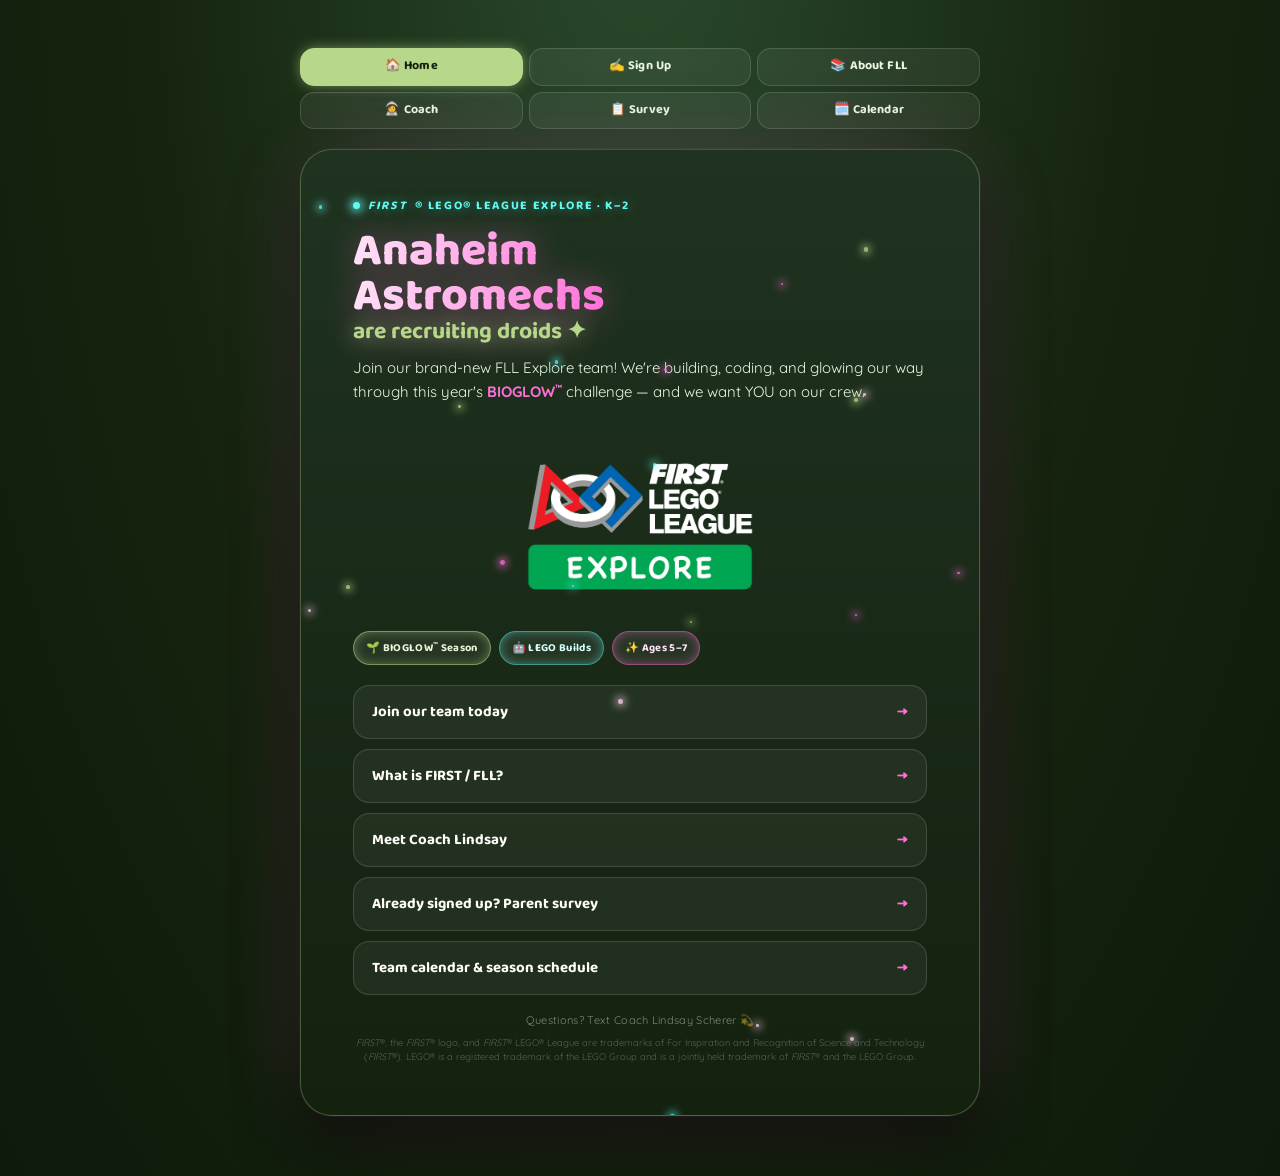
<file: docs/index.html>
<!DOCTYPE html>
<html lang="en">
<head>
<meta charset="UTF-8">
<meta name="viewport" content="width=device-width, initial-scale=1">
<title>Anaheim Astromechs &mdash; FLL Explore Team</title>
<meta name="description" content="Join the Anaheim Astromechs, a brand-new FLL Explore team for ages 5&ndash;7 tackling this year's BIOGLOW challenge!">
<meta name="theme-color" content="#16240f">

<meta property="og:title" content="Anaheim Astromechs &mdash; FLL Explore Team">
<meta property="og:description" content="Join our brand-new FLL Explore team! Building, coding, and glowing our way through this year's BIOGLOW challenge.">
<meta property="og:image" content="https://lmscherer.github.io/FLL/images/share-card.png">
<meta property="og:image:width" content="1200">
<meta property="og:image:height" content="630">
<meta name="twitter:image" content="https://lmscherer.github.io/FLL/images/share-card.png">
<meta property="og:type" content="website">
<meta name="twitter:card" content="summary_large_image">

<link rel="preconnect" href="https://fonts.googleapis.com">
<link rel="preconnect" href="https://fonts.gstatic.com" crossorigin>
<link href="https://fonts.googleapis.com/css2?family=Baloo+2:wght@500;700;800&family=Quicksand:wght@500;600;700&display=swap" rel="stylesheet">
<link rel="stylesheet" href="assets/styles.css">
</head>
<body>

<nav class="site-nav">
  <a href="index.html" class="active">🏠 Home</a>
  <a href="signup.html">✍️ Sign Up</a>
  <a href="about.html">📚 About FLL</a>
  <a href="coach.html">🧑‍🚀 Coach</a>
  <a href="survey.html">📋 Survey</a>
  <a href="calendar.html">🗓️ Calendar</a>
</nav>

<div class="card">
  <div class="sparkles" id="sparkles"></div>

  <div class="eyebrow"><span class="dot"></span> <i>FIRST</i>&reg; LEGO&reg; League Explore &middot; K&ndash;2</div>

  <h1>Anaheim<br>Astromechs<span class="sub">are recruiting droids ✦</span></h1>

  <p class="tagline">Join our brand-new FLL Explore team! We're building, coding, and glowing our way through this year's <b>BIOGLOW<sup style="font-size:0.6em;">™</sup></b> challenge &mdash; and we want YOU on our crew.</p>

  <div class="official-logo-zone">
    <img src="images/astromechs-logo.png" alt="FIRST LEGO League Explore official logo">
  </div>

  <div class="badge-strip">
    <span class="badge green">🌱 BIOGLOW<sup style="font-size:0.6em;">™</sup> Season</span>
    <span class="badge teal">🤖 LEGO Builds</span>
    <span class="badge pink">✨ Ages 5&ndash;7</span>
  </div>

  <div class="button-links">
    <a class="button-link" href="signup.html">Join our team today <span class="arrow">&rarr;</span></a>
    <a class="button-link" href="about.html">What is FIRST / FLL? <span class="arrow">&rarr;</span></a>
    <a class="button-link" href="coach.html">Meet Coach Lindsay <span class="arrow">&rarr;</span></a>
    <a class="button-link" href="survey.html">Already signed up? Parent survey <span class="arrow">&rarr;</span></a>
    <a class="button-link" href="calendar.html">Team calendar &amp; season schedule <span class="arrow">&rarr;</span></a>
  </div>

  <div class="footer-note">Questions? Text Coach Lindsay Scherer 💫</div>
  <p class="trademark-note"><i>FIRST</i>&reg;, the <i>FIRST</i>&reg; logo, and <i>FIRST</i>&reg; LEGO&reg; League are trademarks of For Inspiration and Recognition of Science and Technology (<i>FIRST</i>&reg;). LEGO&reg; is a registered trademark of the LEGO Group and is a jointly held trademark of <i>FIRST</i>&reg; and the LEGO Group.</p>
</div>

<script src="assets/sparkles.js"></script>

</body>
</html>
</file>
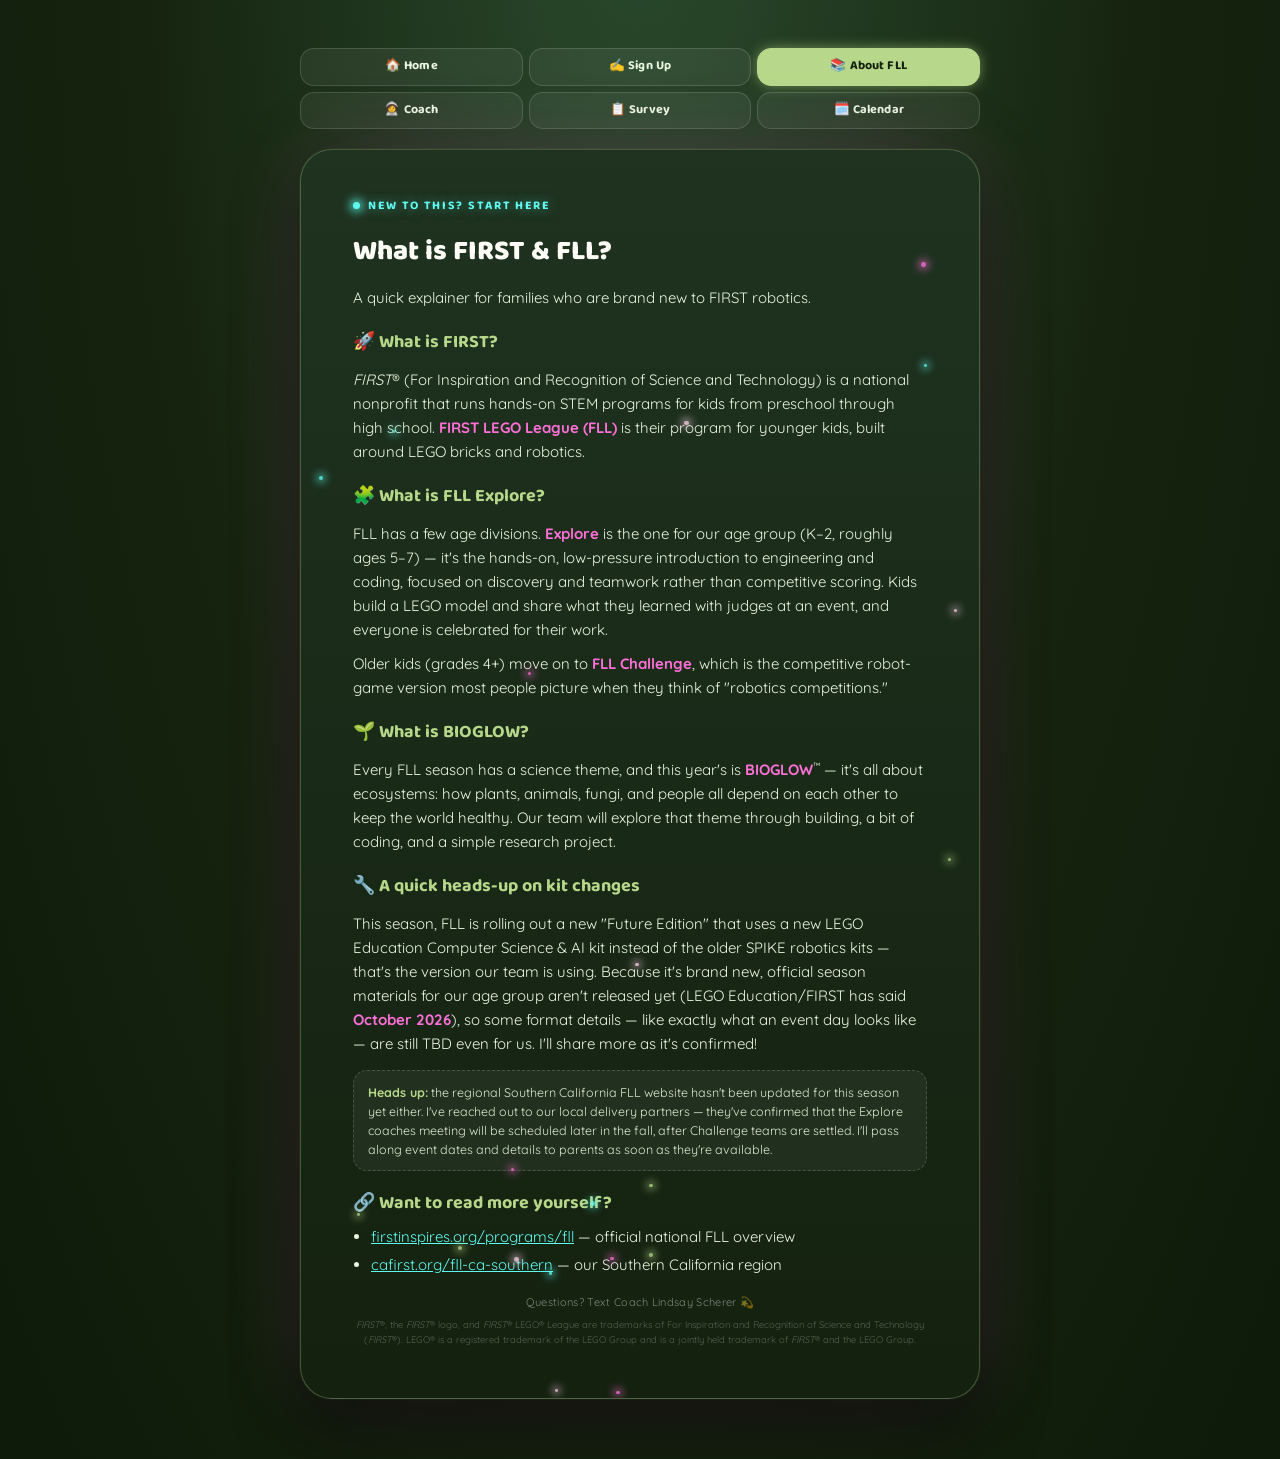
<file: docs/about.html>
<!DOCTYPE html>
<html lang="en">
<head>
<meta charset="UTF-8">
<meta name="viewport" content="width=device-width, initial-scale=1">
<title>About FIRST &amp; FLL &mdash; Anaheim Astromechs</title>
<meta name="description" content="What is FIRST LEGO League Explore, and what is the BIOGLOW season all about? A parent-friendly explainer.">
<meta name="theme-color" content="#16240f">

<meta property="og:title" content="About FIRST &amp; FLL &mdash; Anaheim Astromechs">
<meta property="og:description" content="What is FIRST LEGO League Explore, and what is the BIOGLOW season all about?">
<meta property="og:image" content="https://lmscherer.github.io/FLL/images/share-card.png">
<meta property="og:image:width" content="1200">
<meta property="og:image:height" content="630">
<meta name="twitter:image" content="https://lmscherer.github.io/FLL/images/share-card.png">
<meta property="og:type" content="website">
<meta name="twitter:card" content="summary_large_image">

<link rel="preconnect" href="https://fonts.googleapis.com">
<link rel="preconnect" href="https://fonts.gstatic.com" crossorigin>
<link href="https://fonts.googleapis.com/css2?family=Baloo+2:wght@500;700;800&family=Quicksand:wght@500;600;700&display=swap" rel="stylesheet">
<link rel="stylesheet" href="assets/styles.css">
</head>
<body>

<nav class="site-nav">
  <a href="index.html">🏠 Home</a>
  <a href="signup.html">✍️ Sign Up</a>
  <a href="about.html" class="active">📚 About FLL</a>
  <a href="coach.html">🧑‍🚀 Coach</a>
  <a href="survey.html">📋 Survey</a>
  <a href="calendar.html">🗓️ Calendar</a>
</nav>

<div class="card">
  <div class="sparkles" id="sparkles"></div>

  <div class="eyebrow"><span class="dot"></span> New to this? Start here</div>
  <h2>What is FIRST &amp; FLL?</h2>
  <p class="body-text">A quick explainer for families who are brand new to FIRST robotics.</p>

  <h3>🚀 What is FIRST?</h3>
  <p class="body-text"><i>FIRST</i>&reg; (For Inspiration and Recognition of Science and Technology) is a national nonprofit that runs hands-on STEM programs for kids from preschool through high school. <b>FIRST LEGO League (FLL)</b> is their program for younger kids, built around LEGO bricks and robotics.</p>

  <h3>🧩 What is FLL Explore?</h3>
  <p class="body-text">FLL has a few age divisions. <b>Explore</b> is the one for our age group (K&ndash;2, roughly ages 5&ndash;7) &mdash; it's the hands-on, low-pressure introduction to engineering and coding, focused on discovery and teamwork rather than competitive scoring. Kids build a LEGO model and share what they learned with judges at an event, and everyone is celebrated for their work.</p>
  <p class="body-text">Older kids (grades 4+) move on to <b>FLL Challenge</b>, which is the competitive robot-game version most people picture when they think of "robotics competitions."</p>

  <h3>🌱 What is BIOGLOW?</h3>
  <p class="body-text">Every FLL season has a science theme, and this year's is <b>BIOGLOW</b><sup style="font-size:0.6em;">™</sup> &mdash; it's all about ecosystems: how plants, animals, fungi, and people all depend on each other to keep the world healthy. Our team will explore that theme through building, a bit of coding, and a simple research project.</p>

  <h3>🔧 A quick heads-up on kit changes</h3>
  <p class="body-text">This season, FLL is rolling out a new "Future Edition" that uses a new LEGO Education Computer Science &amp; AI kit instead of the older SPIKE robotics kits &mdash; that's the version our team is using. Because it's brand new, official season materials for our age group aren't released yet (LEGO Education/FIRST has said <b>October 2026</b>), so some format details &mdash; like exactly what an event day looks like &mdash; are still TBD even for us. I'll share more as it's confirmed!</p>

  <div class="note-box"><b>Heads up:</b> the regional Southern California FLL website hasn't been updated for this season yet either. I've reached out to our local delivery partners &mdash; they've confirmed that the Explore coaches meeting will be scheduled later in the fall, after Challenge teams are settled. I'll pass along event dates and details to parents as soon as they're available.</div>

  <h3>🔗 Want to read more yourself?</h3>
  <ul>
    <li><a class="inline-link" href="https://www.firstinspires.org/programs/fll/" target="_blank" rel="noopener">firstinspires.org/programs/fll</a> &mdash; official national FLL overview</li>
    <li><a class="inline-link" href="https://cafirst.org/fll-ca-southern/" target="_blank" rel="noopener">cafirst.org/fll-ca-southern</a> &mdash; our Southern California region</li>
  </ul>

  <div class="footer-note">Questions? Text Coach Lindsay Scherer 💫</div>
  <p class="trademark-note"><i>FIRST</i>&reg;, the <i>FIRST</i>&reg; logo, and <i>FIRST</i>&reg; LEGO&reg; League are trademarks of For Inspiration and Recognition of Science and Technology (<i>FIRST</i>&reg;). LEGO&reg; is a registered trademark of the LEGO Group and is a jointly held trademark of <i>FIRST</i>&reg; and the LEGO Group.</p>
</div>


<script src="assets/sparkles.js"></script>

</body>
</html>
</file>
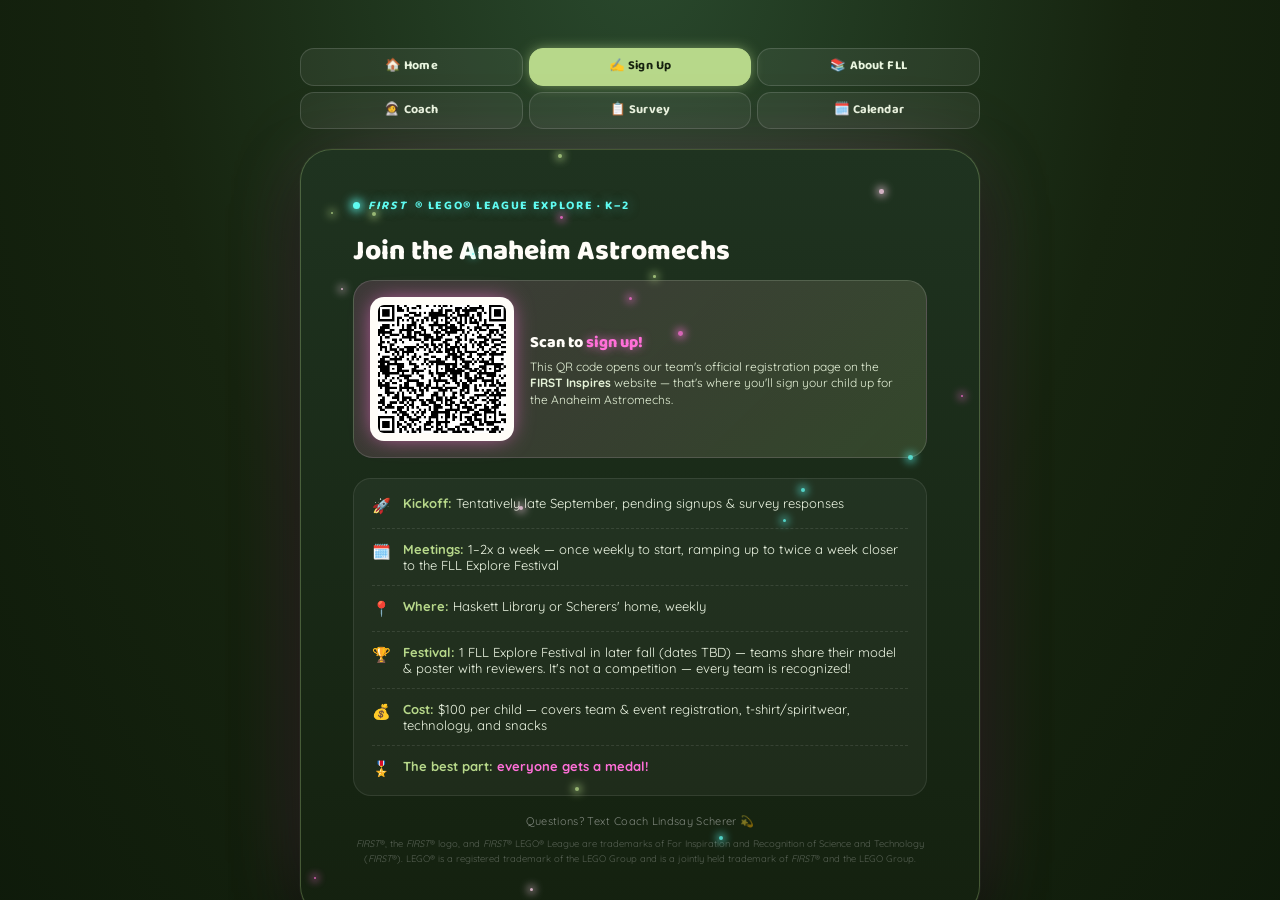
<file: docs/anaheim_astromechs_flier.html>
<!DOCTYPE html>
<html lang="en">
<head>
<meta charset="UTF-8">
<meta name="viewport" content="width=device-width, initial-scale=1">
<title>Anaheim Astromechs &mdash; FLL Explore Team</title>
<meta http-equiv="refresh" content="0; url=signup.html">
<link rel="canonical" href="signup.html">
<style>
  body{
    background: #16240f;
    color: #fffdf8;
    font-family: sans-serif;
    display: flex;
    align-items: center;
    justify-content: center;
    min-height: 100vh;
    margin: 0;
    text-align: center;
    padding: 24px;
  }
  a{ color: #ff6fd8; }
</style>
</head>
<body>
  <p>Redirecting to the Anaheim Astromechs sign-up page&hellip;<br>
  If you're not redirected, <a href="signup.html">tap here</a>.</p>
</body>
</html>
</file>
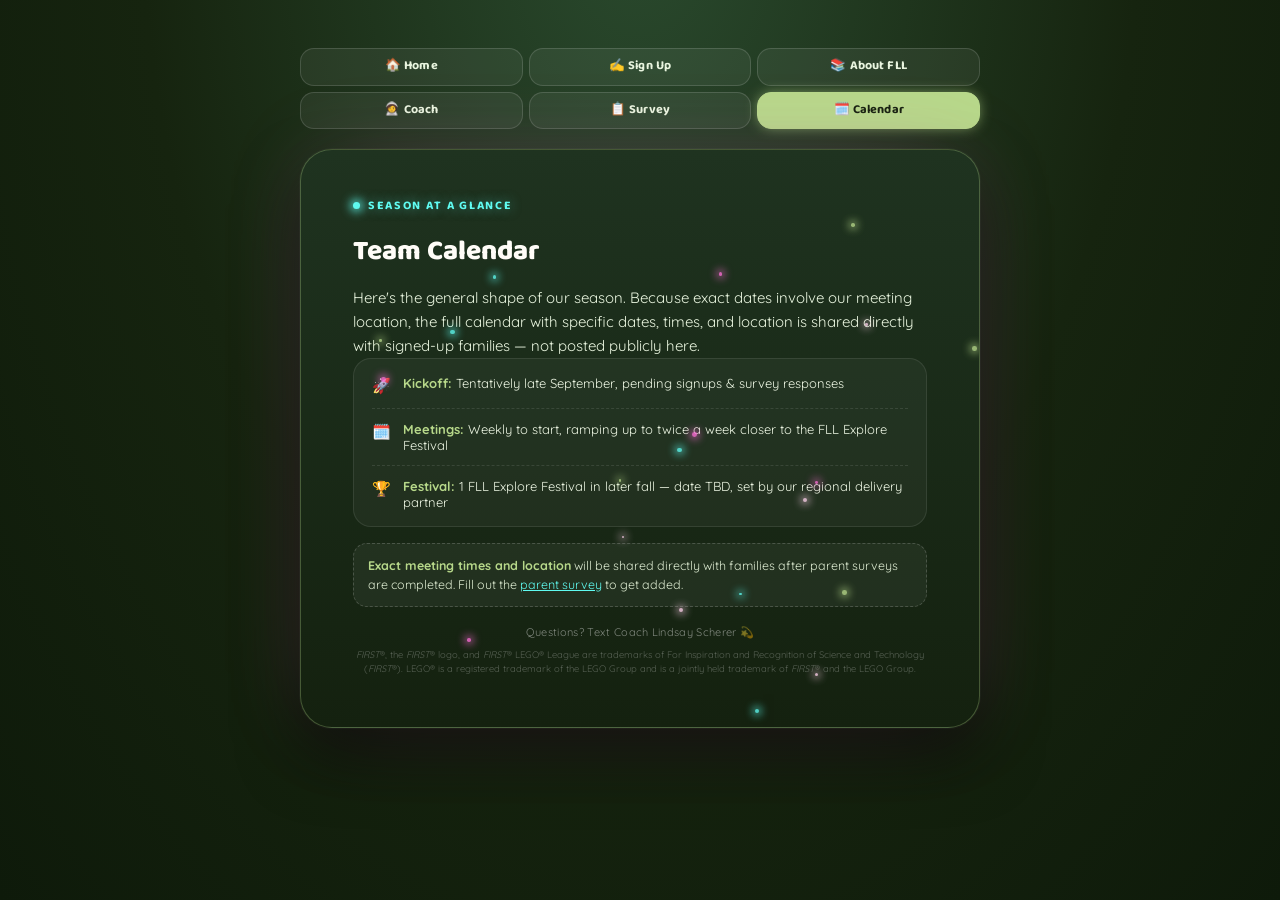
<file: docs/calendar.html>
<!DOCTYPE html>
<html lang="en">
<head>
<meta charset="UTF-8">
<meta name="viewport" content="width=device-width, initial-scale=1">
<title>Team Calendar &mdash; Anaheim Astromechs</title>
<meta name="description" content="General meeting cadence for the Anaheim Astromechs FLL Explore team. Full calendar with exact dates and location shared directly with signed-up families.">
<meta name="theme-color" content="#16240f">

<meta property="og:title" content="Team Calendar &mdash; Anaheim Astromechs">
<meta property="og:description" content="General meeting cadence for the Anaheim Astromechs FLL Explore team.">
<meta property="og:image" content="https://lmscherer.github.io/FLL/images/share-card.png">
<meta property="og:image:width" content="1200">
<meta property="og:image:height" content="630">
<meta name="twitter:image" content="https://lmscherer.github.io/FLL/images/share-card.png">
<meta property="og:type" content="website">
<meta name="twitter:card" content="summary_large_image">

<link rel="preconnect" href="https://fonts.googleapis.com">
<link rel="preconnect" href="https://fonts.gstatic.com" crossorigin>
<link href="https://fonts.googleapis.com/css2?family=Baloo+2:wght@500;700;800&family=Quicksand:wght@500;600;700&display=swap" rel="stylesheet">
<link rel="stylesheet" href="assets/styles.css">
</head>
<body>

<nav class="site-nav">
  <a href="index.html">🏠 Home</a>
  <a href="signup.html">✍️ Sign Up</a>
  <a href="about.html">📚 About FLL</a>
  <a href="coach.html">🧑‍🚀 Coach</a>
  <a href="survey.html">📋 Survey</a>
  <a href="calendar.html" class="active">🗓️ Calendar</a>
</nav>

<div class="card">
  <div class="sparkles" id="sparkles"></div>

  <div class="eyebrow"><span class="dot"></span> Season at a glance</div>
  <h2>Team Calendar</h2>
  <p class="body-text">Here's the general shape of our season. Because exact dates involve our meeting location, the full calendar with specific dates, times, and location is shared directly with signed-up families &mdash; not posted publicly here.</p>

  <div class="details">
    <div class="row"><span class="icon">🚀</span><div><span class="label">Kickoff:</span>Tentatively late September, pending signups &amp; survey responses</div></div>
    <div class="row"><span class="icon">🗓️</span><div><span class="label">Meetings:</span>Weekly to start, ramping up to twice a week closer to the FLL Explore Festival</div></div>
    <div class="row"><span class="icon">🏆</span><div><span class="label">Festival:</span>1 FLL Explore Festival in later fall &mdash; date TBD, set by our regional delivery partner</div></div>
  </div>

  <div class="note-box"><b>Exact meeting times and location</b> will be shared directly with families after parent surveys are completed. Fill out the <a class="inline-link" href="survey.html">parent survey</a> to get added.</div>

  <div class="footer-note">Questions? Text Coach Lindsay Scherer 💫</div>
  <p class="trademark-note"><i>FIRST</i>&reg;, the <i>FIRST</i>&reg; logo, and <i>FIRST</i>&reg; LEGO&reg; League are trademarks of For Inspiration and Recognition of Science and Technology (<i>FIRST</i>&reg;). LEGO&reg; is a registered trademark of the LEGO Group and is a jointly held trademark of <i>FIRST</i>&reg; and the LEGO Group.</p>
</div>


<script src="assets/sparkles.js"></script>

</body>
</html>
</file>
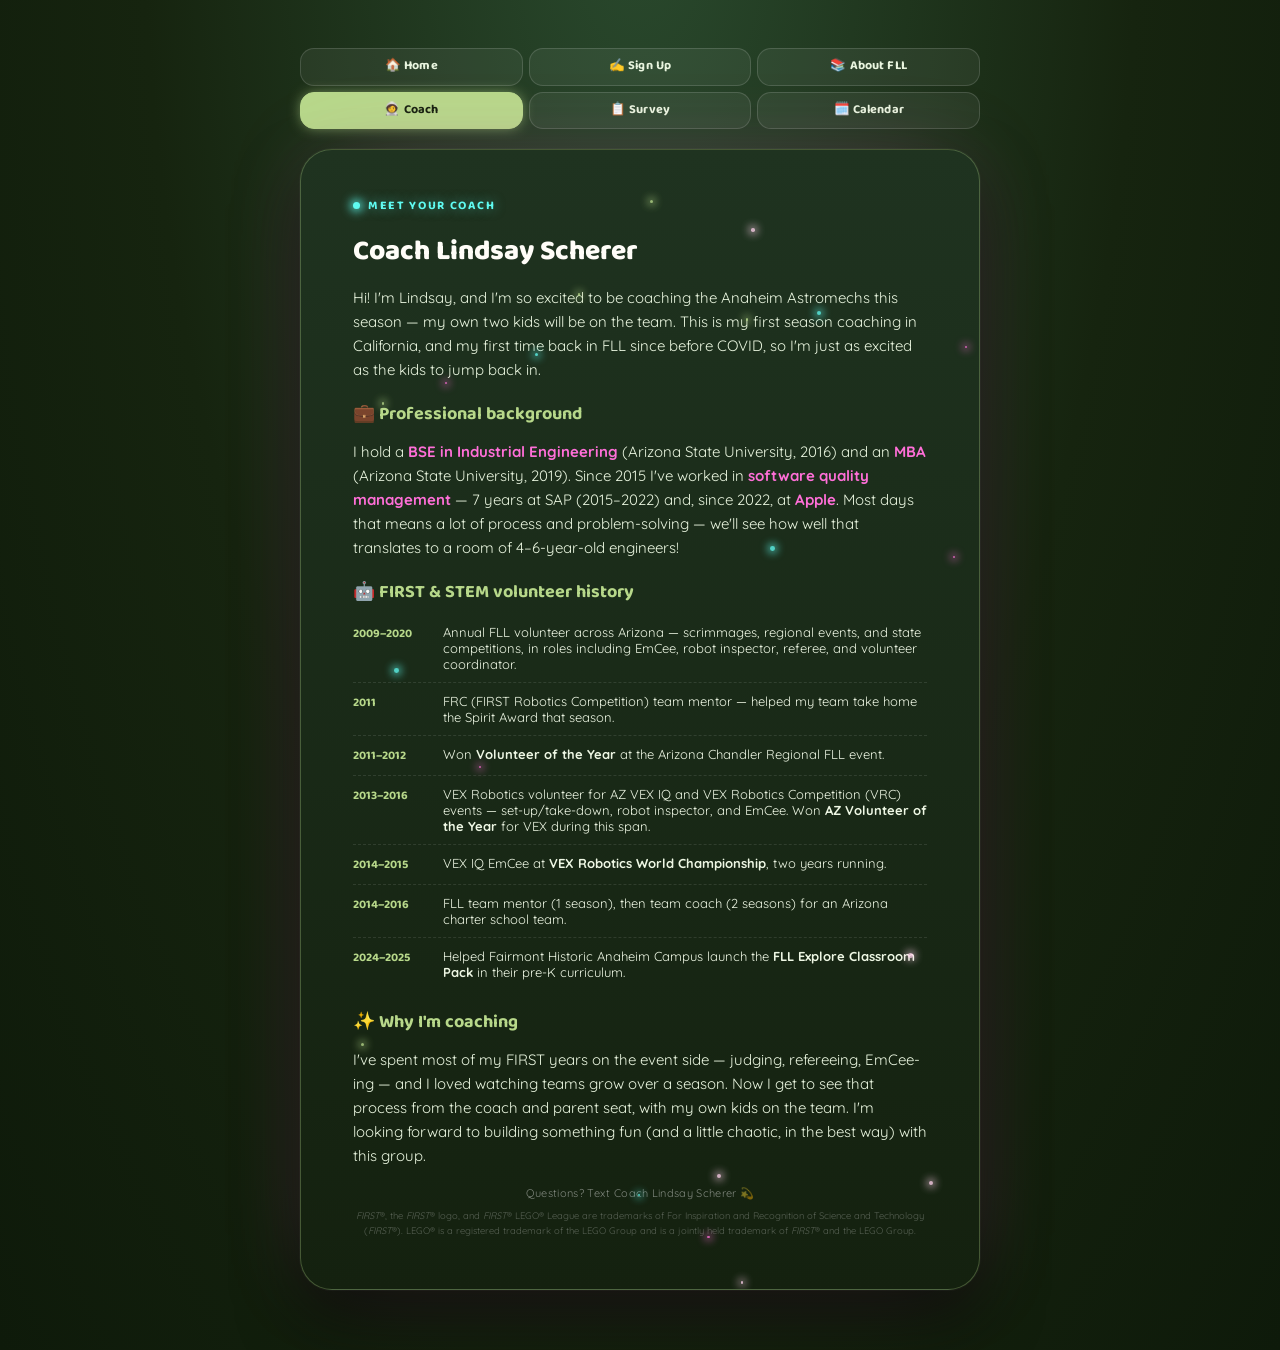
<file: docs/coach.html>
<!DOCTYPE html>
<html lang="en">
<head>
<meta charset="UTF-8">
<meta name="viewport" content="width=device-width, initial-scale=1">
<title>Meet Coach Lindsay &mdash; Anaheim Astromechs</title>
<meta name="description" content="Meet Coach Lindsay Scherer: 10+ years of FIRST and VEX Robotics volunteer experience, now coaching the Anaheim Astromechs FLL Explore team.">
<meta name="theme-color" content="#16240f">

<meta property="og:title" content="Meet Coach Lindsay &mdash; Anaheim Astromechs">
<meta property="og:description" content="10+ years of FIRST and VEX Robotics volunteer experience, now coaching the Anaheim Astromechs.">
<meta property="og:image" content="https://lmscherer.github.io/FLL/images/share-card.png">
<meta property="og:image:width" content="1200">
<meta property="og:image:height" content="630">
<meta name="twitter:image" content="https://lmscherer.github.io/FLL/images/share-card.png">
<meta property="og:type" content="website">
<meta name="twitter:card" content="summary_large_image">

<link rel="preconnect" href="https://fonts.googleapis.com">
<link rel="preconnect" href="https://fonts.gstatic.com" crossorigin>
<link href="https://fonts.googleapis.com/css2?family=Baloo+2:wght@500;700;800&family=Quicksand:wght@500;600;700&display=swap" rel="stylesheet">
<link rel="stylesheet" href="assets/styles.css">
</head>
<body>

<nav class="site-nav">
  <a href="index.html">🏠 Home</a>
  <a href="signup.html">✍️ Sign Up</a>
  <a href="about.html">📚 About FLL</a>
  <a href="coach.html" class="active">🧑‍🚀 Coach</a>
  <a href="survey.html">📋 Survey</a>
  <a href="calendar.html">🗓️ Calendar</a>
</nav>

<div class="card">
  <div class="sparkles" id="sparkles"></div>

  <div class="eyebrow"><span class="dot"></span> Meet your coach</div>
  <h2>Coach Lindsay Scherer</h2>
  <p class="body-text">Hi! I'm Lindsay, and I'm so excited to be coaching the Anaheim Astromechs this season &mdash; my own two kids will be on the team. This is my first season coaching in California, and my first time back in FLL since before COVID, so I'm just as excited as the kids to jump back in.</p>

  <h3>💼 Professional background</h3>
  <p class="body-text">I hold a <b>BSE in Industrial Engineering</b> (Arizona State University, 2016) and an <b>MBA</b> (Arizona State University, 2019). Since 2015 I've worked in <b>software quality management</b> &mdash; 7 years at SAP (2015&ndash;2022) and, since 2022, at <b>Apple</b>. Most days that means a lot of process and problem-solving &mdash; we'll see how well that translates to a room of 4&ndash;6-year-old engineers!</p>

  <h3>🤖 FIRST &amp; STEM volunteer history</h3>
  <div class="timeline">
    <div class="item"><span class="year">2009&ndash;2020</span><div>Annual FLL volunteer across Arizona &mdash; scrimmages, regional events, and state competitions, in roles including EmCee, robot inspector, referee, and volunteer coordinator.</div></div>
    <div class="item"><span class="year">2011</span><div>FRC (FIRST Robotics Competition) team mentor &mdash; helped my team take home the Spirit Award that season.</div></div>
    <div class="item"><span class="year">2011&ndash;2012</span><div>Won <b>Volunteer of the Year</b> at the Arizona Chandler Regional FLL event.</div></div>
    <div class="item"><span class="year">2013&ndash;2016</span><div>VEX Robotics volunteer for AZ VEX IQ and VEX Robotics Competition (VRC) events &mdash; set-up/take-down, robot inspector, and EmCee. Won <b>AZ Volunteer of the Year</b> for VEX during this span.</div></div>
    <div class="item"><span class="year">2014&ndash;2015</span><div>VEX IQ EmCee at <b>VEX Robotics World Championship</b>, two years running.</div></div>
    <div class="item"><span class="year">2014&ndash;2016</span><div>FLL team mentor (1 season), then team coach (2 seasons) for an Arizona charter school team.</div></div>
    <div class="item"><span class="year">2024&ndash;2025</span><div>Helped Fairmont Historic Anaheim Campus launch the <b>FLL Explore Classroom Pack</b> in their pre-K curriculum.</div></div>
  </div>

  <h3>✨ Why I'm coaching</h3>
  <p class="body-text">I've spent most of my FIRST years on the event side &mdash; judging, refereeing, EmCee-ing &mdash; and I loved watching teams grow over a season. Now I get to see that process from the coach and parent seat, with my own kids on the team. I'm looking forward to building something fun (and a little chaotic, in the best way) with this group.</p>

  <div class="footer-note">Questions? Text Coach Lindsay Scherer 💫</div>
  <p class="trademark-note"><i>FIRST</i>&reg;, the <i>FIRST</i>&reg; logo, and <i>FIRST</i>&reg; LEGO&reg; League are trademarks of For Inspiration and Recognition of Science and Technology (<i>FIRST</i>&reg;). LEGO&reg; is a registered trademark of the LEGO Group and is a jointly held trademark of <i>FIRST</i>&reg; and the LEGO Group.</p>
</div>


<script src="assets/sparkles.js"></script>

</body>
</html>
</file>
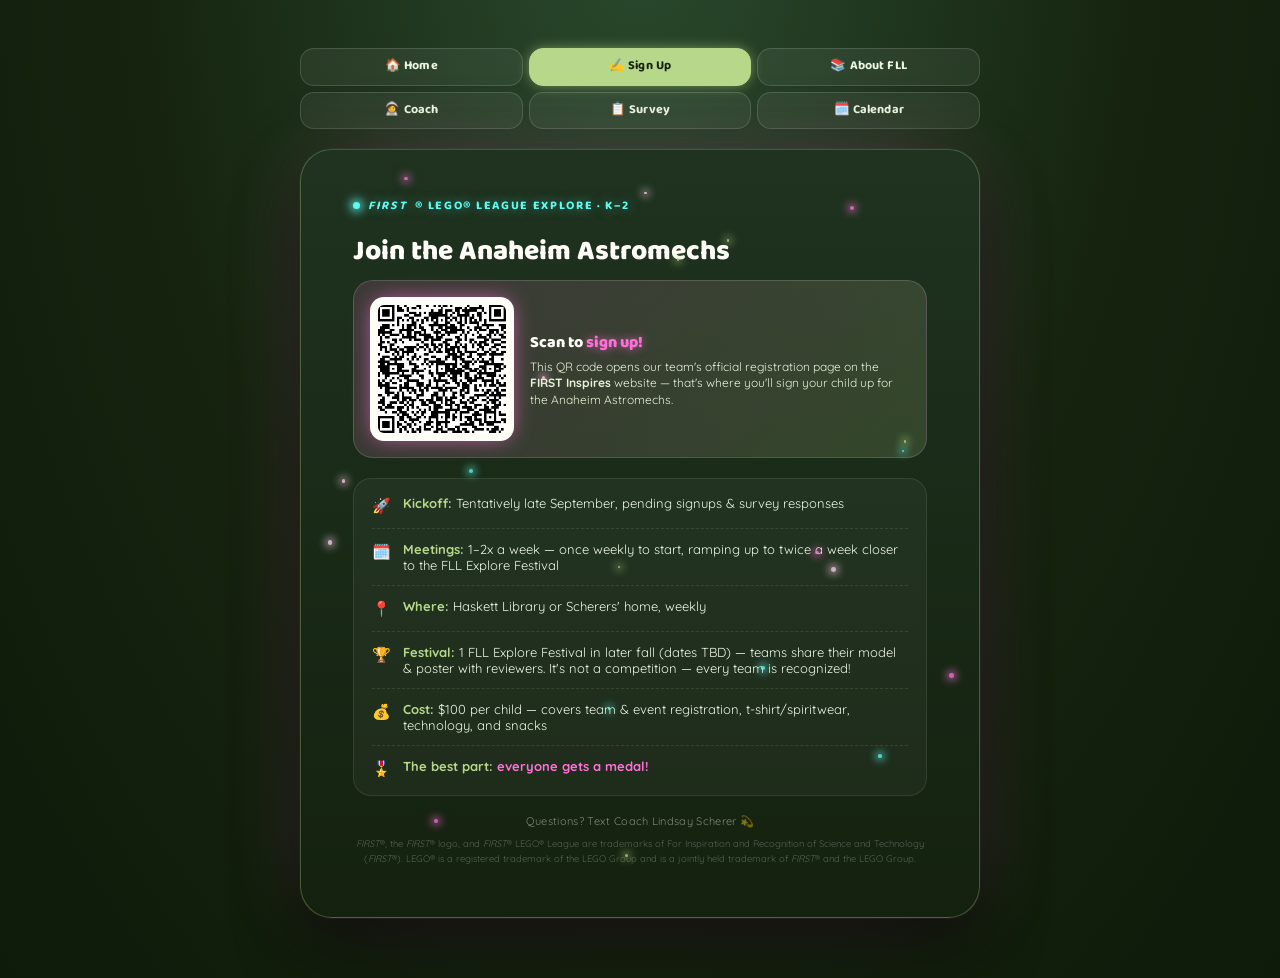
<file: docs/signup.html>
<!DOCTYPE html>
<html lang="en">
<head>
<meta charset="UTF-8">
<meta name="viewport" content="width=device-width, initial-scale=1">
<title>Sign Up &mdash; Anaheim Astromechs</title>
<meta name="description" content="Join the Anaheim Astromechs, a brand-new FLL Explore team for ages 5&ndash;7 tackling this year's BIOGLOW challenge!">
<meta name="theme-color" content="#16240f">

<meta property="og:title" content="Sign Up &mdash; Anaheim Astromechs">
<meta property="og:description" content="Join our brand-new FLL Explore team! Building, coding, and glowing our way through this year's BIOGLOW challenge.">
<meta property="og:image" content="https://lmscherer.github.io/FLL/images/share-card.png">
<meta property="og:image:width" content="1200">
<meta property="og:image:height" content="630">
<meta name="twitter:image" content="https://lmscherer.github.io/FLL/images/share-card.png">
<meta property="og:type" content="website">
<meta name="twitter:card" content="summary_large_image">

<link rel="preconnect" href="https://fonts.googleapis.com">
<link rel="preconnect" href="https://fonts.gstatic.com" crossorigin>
<link href="https://fonts.googleapis.com/css2?family=Baloo+2:wght@500;700;800&family=Quicksand:wght@500;600;700&display=swap" rel="stylesheet">
<link rel="stylesheet" href="assets/styles.css">
</head>
<body>

<nav class="site-nav">
  <a href="index.html">🏠 Home</a>
  <a href="signup.html" class="active">✍️ Sign Up</a>
  <a href="about.html">📚 About FLL</a>
  <a href="coach.html">🧑‍🚀 Coach</a>
  <a href="survey.html">📋 Survey</a>
  <a href="calendar.html">🗓️ Calendar</a>
</nav>

<div class="card">
  <div class="sparkles" id="sparkles"></div>

  <div class="eyebrow"><span class="dot"></span> <i>FIRST</i>&reg; LEGO&reg; League Explore &middot; K&ndash;2</div>

  <h2>Join the Anaheim Astromechs</h2>

  <div class="qr-zone">
    <div class="qr-frame">
      <img src="images/join-qr.png" alt="QR code to sign up for Anaheim Astromechs on the FIRST Inspires site">
    </div>
    <div class="qr-text">
      <div class="cta">Scan to <span>sign up!</span></div>
      <p>This QR code opens our team's official registration page on the <b>FIRST Inspires</b> website &mdash; that's where you'll sign your child up for the Anaheim Astromechs.</p>
    </div>
  </div>

  <div class="details">
    <div class="row"><span class="icon">🚀</span><div><span class="label">Kickoff:</span>Tentatively late September, pending signups &amp; survey responses</div></div>
    <div class="row"><span class="icon">🗓️</span><div><span class="label">Meetings:</span>1&ndash;2x a week &mdash; once weekly to start, ramping up to twice a week closer to the FLL Explore Festival</div></div>
    <div class="row"><span class="icon">📍</span><div><span class="label">Where:</span>Haskett Library or Scherers' home, weekly</div></div>
    <div class="row"><span class="icon">🏆</span><div><span class="label">Festival:</span>1 FLL Explore Festival in later fall (dates TBD) &mdash; teams share their model &amp; poster with reviewers. It's not a competition &mdash; every team is recognized!</div></div>
    <div class="row"><span class="icon">💰</span><div><span class="label">Cost:</span>$100 per child &mdash; covers team &amp; event registration, t-shirt/spiritwear, technology, and snacks</div></div>
    <div class="row"><span class="icon">🎖️</span><div><span class="label">The best part:</span><span class="medal">everyone gets a medal!</span></div></div>
  </div>

  <div class="footer-note">Questions? Text Coach Lindsay Scherer 💫</div>
  <p class="trademark-note"><i>FIRST</i>&reg;, the <i>FIRST</i>&reg; logo, and <i>FIRST</i>&reg; LEGO&reg; League are trademarks of For Inspiration and Recognition of Science and Technology (<i>FIRST</i>&reg;). LEGO&reg; is a registered trademark of the LEGO Group and is a jointly held trademark of <i>FIRST</i>&reg; and the LEGO Group.</p>
</div>

<script src="assets/sparkles.js"></script>

</body>
</html>
</file>
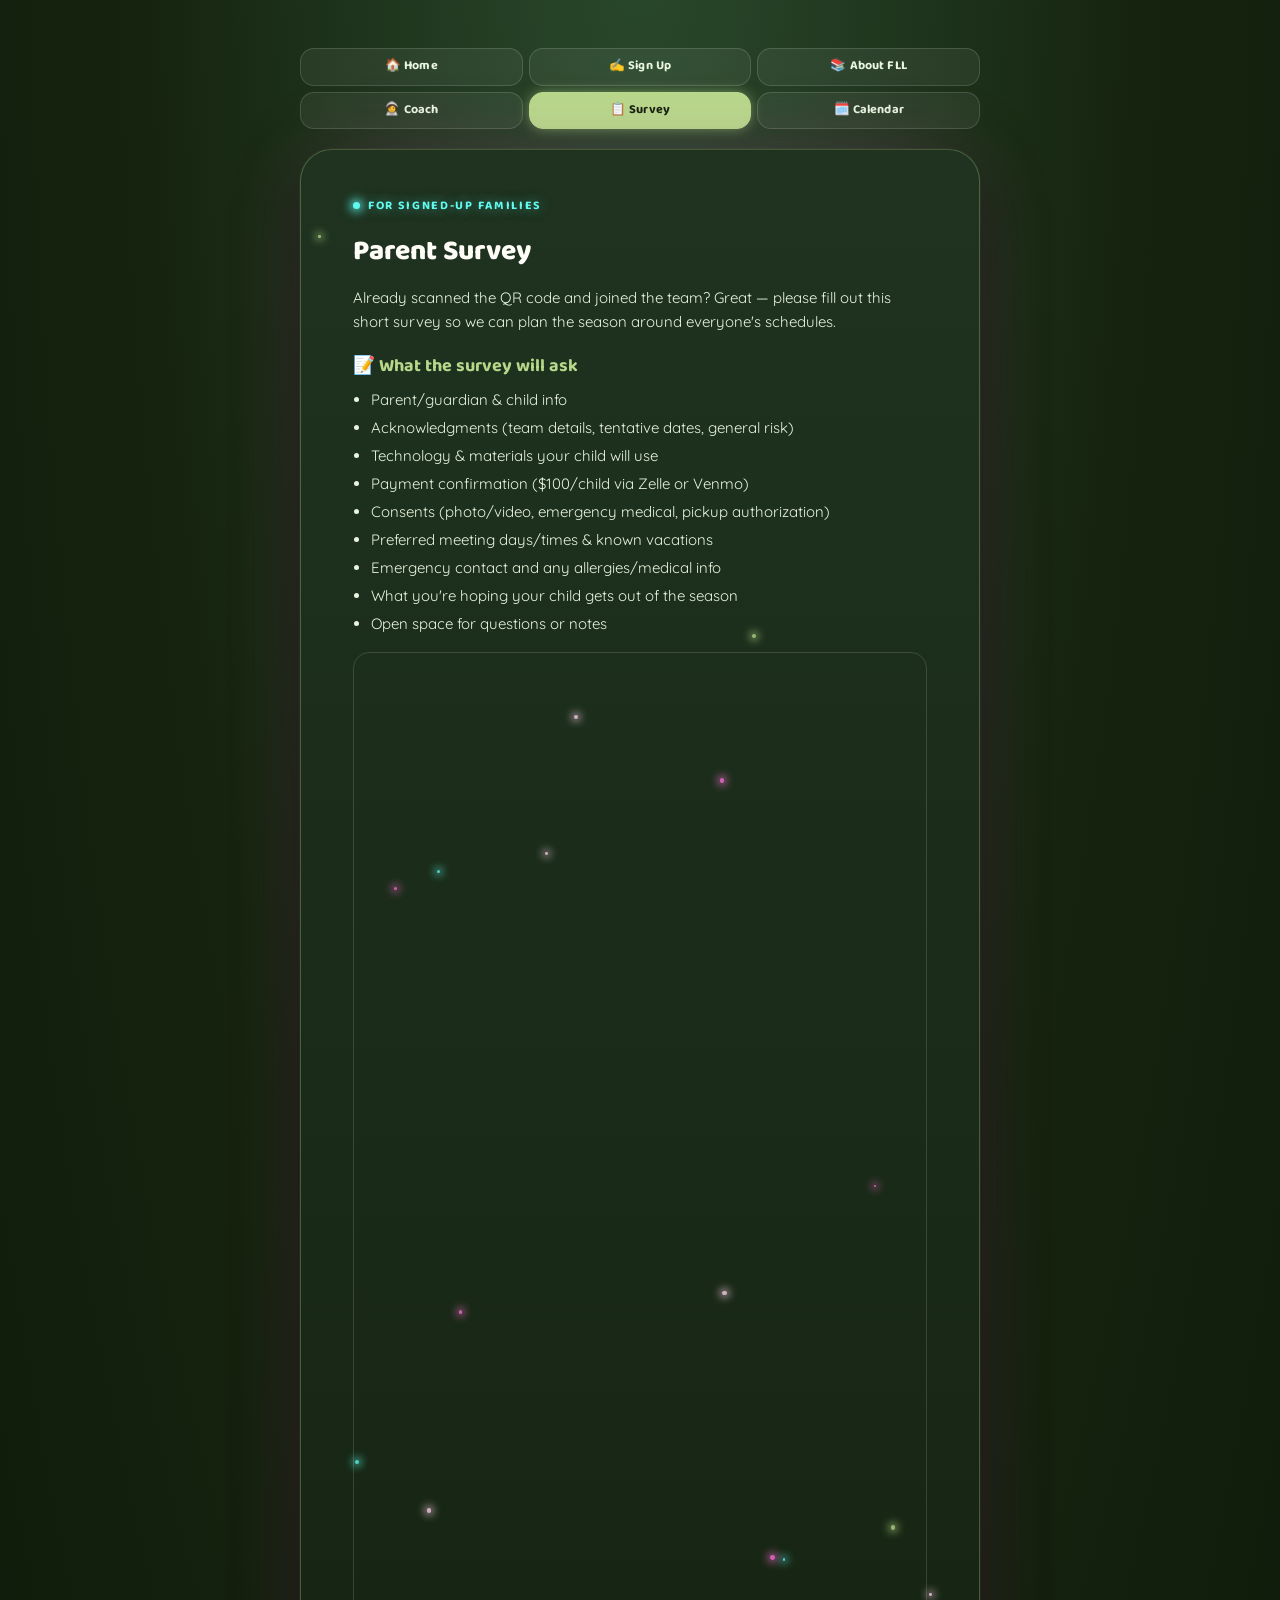
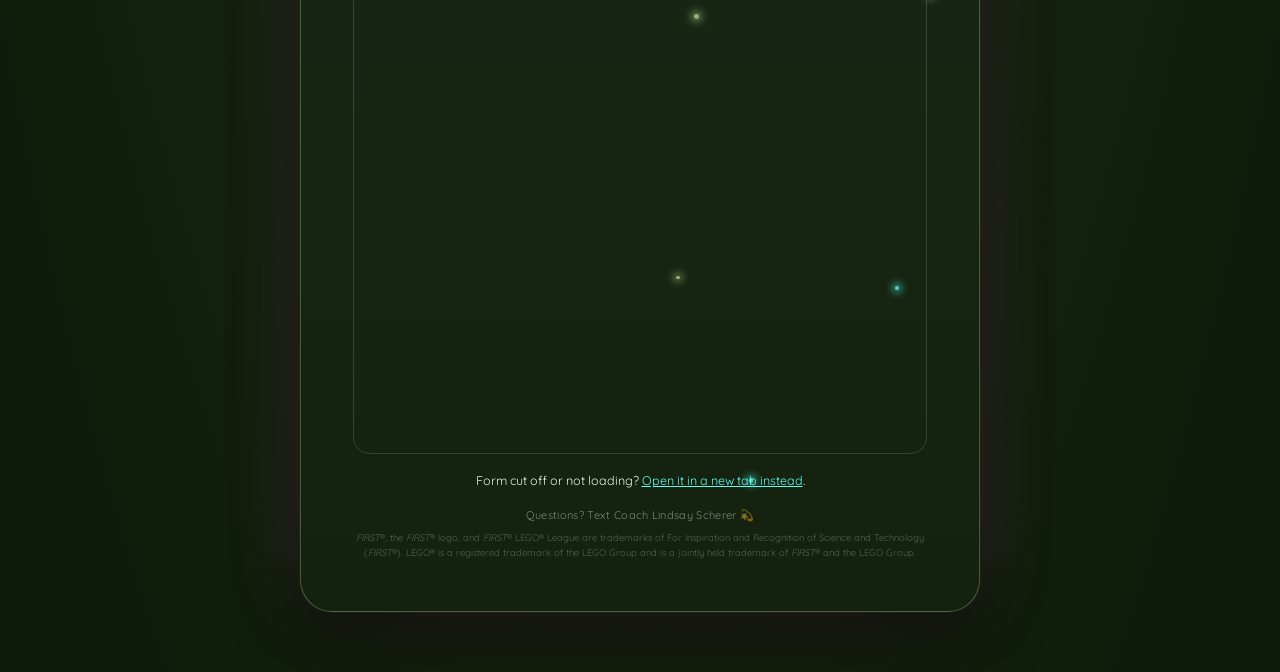
<file: docs/survey.html>
<!DOCTYPE html>
<html lang="en">
<head>
<meta charset="UTF-8">
<meta name="viewport" content="width=device-width, initial-scale=1">
<title>Parent Survey &mdash; Anaheim Astromechs</title>
<meta name="description" content="Already signed up? Fill out the Anaheim Astromechs parent survey with meeting availability, acknowledgments, and more.">
<meta name="theme-color" content="#16240f">

<meta property="og:title" content="Parent Survey &mdash; Anaheim Astromechs">
<meta property="og:description" content="Already signed up? Fill out the Anaheim Astromechs parent survey.">
<meta property="og:image" content="https://lmscherer.github.io/FLL/images/share-card.png">
<meta property="og:image:width" content="1200">
<meta property="og:image:height" content="630">
<meta name="twitter:image" content="https://lmscherer.github.io/FLL/images/share-card.png">
<meta property="og:type" content="website">
<meta name="twitter:card" content="summary_large_image">

<link rel="preconnect" href="https://fonts.googleapis.com">
<link rel="preconnect" href="https://fonts.gstatic.com" crossorigin>
<link href="https://fonts.googleapis.com/css2?family=Baloo+2:wght@500;700;800&family=Quicksand:wght@500;600;700&display=swap" rel="stylesheet">
<link rel="stylesheet" href="assets/styles.css">
</head>
<body>

<nav class="site-nav">
  <a href="index.html">🏠 Home</a>
  <a href="signup.html">✍️ Sign Up</a>
  <a href="about.html">📚 About FLL</a>
  <a href="coach.html">🧑‍🚀 Coach</a>
  <a href="survey.html" class="active">📋 Survey</a>
  <a href="calendar.html">🗓️ Calendar</a>
</nav>

<div class="card">
  <div class="sparkles" id="sparkles"></div>

  <div class="eyebrow"><span class="dot"></span> For signed-up families</div>
  <h2>Parent Survey</h2>
  <p class="body-text">Already scanned the QR code and joined the team? Great &mdash; please fill out this short survey so we can plan the season around everyone's schedules.</p>

  <h3>📝 What the survey will ask</h3>
  <ul>
    <li>Parent/guardian &amp; child info</li>
    <li>Acknowledgments (team details, tentative dates, general risk)</li>
    <li>Technology &amp; materials your child will use</li>
    <li>Payment confirmation ($100/child via Zelle or Venmo)</li>
    <li>Consents (photo/video, emergency medical, pickup authorization)</li>
    <li>Preferred meeting days/times &amp; known vacations</li>
    <li>Emergency contact and any allergies/medical info</li>
    <li>What you're hoping your child gets out of the season</li>
    <li>Open space for questions or notes</li>
  </ul>

  <div class="embed-frame">
    <iframe src="https://docs.google.com/forms/d/e/1FAIpQLSep5w5QKTdr1pRx43j5v_vn4MMkqY8PB7wztSM8ceMJyPEQqg/viewform?embedded=true" width="100%" height="1400" frameborder="0" marginheight="0" marginwidth="0">Loading&hellip;</iframe>
  </div>

  <p class="body-text" style="text-align:center; font-size:12.5px;">Form cut off or not loading? <a class="inline-link" href="https://docs.google.com/forms/d/e/1FAIpQLSep5w5QKTdr1pRx43j5v_vn4MMkqY8PB7wztSM8ceMJyPEQqg/viewform" target="_blank" rel="noopener">Open it in a new tab instead</a>.</p>

  <div class="footer-note">Questions? Text Coach Lindsay Scherer 💫</div>
  <p class="trademark-note"><i>FIRST</i>&reg;, the <i>FIRST</i>&reg; logo, and <i>FIRST</i>&reg; LEGO&reg; League are trademarks of For Inspiration and Recognition of Science and Technology (<i>FIRST</i>&reg;). LEGO&reg; is a registered trademark of the LEGO Group and is a jointly held trademark of <i>FIRST</i>&reg; and the LEGO Group.</p>
</div>


<script src="assets/sparkles.js"></script>

</body>
</html>
</file>
<file: docs/assets/styles.css>
:root{
  --leaf-dark: #1c3a1f;
  --leaf-mid: #2f5c33;
  --bioglow-green: #b7d88a;
  --bioglow-tan: #ead9b8;
  --ink: #16210f;
  --glow-pink: #ff6fd8;
  --glow-magenta: #ff3ea5;
  --glow-teal: #5ffbf1;
  --paper: #fffdf8;
  --content-max: 430px;
}

*{ box-sizing:border-box; margin:0; padding:0; }

body{
  background: radial-gradient(ellipse at 50% -10%, #2a4a2e 0%, #16240f 55%, #0e1a0a 100%);
  font-family:'Quicksand', sans-serif;
  color: var(--paper);
  display:flex;
  flex-direction:column;
  align-items:center;
  padding: 28px 14px 40px;
  min-height:100vh;
  overflow-x:hidden;
}

/* Nav */
.site-nav{
  width:100%;
  max-width: var(--content-max);
  display:grid;
  grid-template-columns: repeat(3, 1fr);
  gap:6px;
  padding-bottom: 14px;
  margin-bottom: 6px;
}
.site-nav a{
  display:flex;
  align-items:center;
  justify-content:center;
  text-align:center;
  font-family:'Baloo 2', sans-serif;
  font-weight:700;
  font-size:11.5px;
  letter-spacing:.01em;
  text-decoration:none;
  color: #e9f5df;
  background: rgba(255,255,255,0.06);
  border: 1px solid rgba(255,255,255,0.14);
  border-radius: 14px;
  padding: 8px 6px;
  line-height:1.25;
}
.site-nav a.active{
  color: var(--ink);
  background: var(--bioglow-green);
  border-color: var(--bioglow-green);
  box-shadow: 0 0 14px -2px rgba(183,216,138,0.7);
}

.card{
  width:100%;
  max-width: var(--content-max);
  position:relative;
  border-radius: 28px;
  background: linear-gradient(180deg, #1f3320 0%, #14210f 100%);
  border: 1px solid rgba(183,216,138,0.3);
  box-shadow: 0 0 0 1px rgba(255,255,255,0.03), 0 30px 60px rgba(0,0,0,0.55), 0 0 90px -25px rgba(255,111,216,0.35);
  overflow:hidden;
  padding: 28px 24px 32px;
}

.card + .card{ margin-top:16px; }

.sparkles span{
  position:absolute;
  border-radius:50%;
  background: var(--glow-pink);
  box-shadow: 0 0 8px 2px var(--glow-pink);
  opacity:.8;
  animation: twinkle 2.6s ease-in-out infinite;
}
@keyframes twinkle{
  0%,100%{ opacity:.12; transform:scale(0.6); }
  50%{ opacity:1; transform:scale(1); }
}

.eyebrow{
  display:flex;
  align-items:center;
  gap:8px;
  font-family:'Baloo 2', sans-serif;
  font-weight:700;
  font-size:12px;
  letter-spacing:.14em;
  text-transform:uppercase;
  color: var(--glow-teal);
  text-shadow: 0 0 12px rgba(95,251,241,0.5);
  margin-bottom: 14px;
}
.eyebrow .dot{
  width:7px; height:7px; border-radius:50%;
  background: var(--glow-teal);
  box-shadow: 0 0 10px 3px rgba(95,251,241,0.8);
}

h1{
  font-family:'Baloo 2', sans-serif;
  font-weight:800;
  font-size: 38px;
  line-height: 0.98;
  background: linear-gradient(90deg, #ffe1f8 0%, var(--glow-pink) 45%, #ffd2ec 100%);
  -webkit-background-clip:text;
  background-clip:text;
  color:transparent;
  filter: drop-shadow(0 0 16px rgba(255,111,216,0.4));
  margin-bottom: 6px;
}

h1 .sub{
  display:block;
  font-size: 20px;
  font-weight:700;
  color: var(--bioglow-green);
  filter: drop-shadow(0 0 10px rgba(183,216,138,0.55));
  margin-top: 2px;
}

h2{
  font-family:'Baloo 2', sans-serif;
  font-weight:800;
  font-size: 24px;
  color: var(--paper);
  margin-bottom: 6px;
}

h3{
  font-family:'Baloo 2', sans-serif;
  font-weight:700;
  font-size: 16px;
  color: var(--bioglow-green);
  margin: 18px 0 6px;
}

.tagline, p.body-text{
  margin-top:12px;
  font-size:14px;
  color: #e9f5df;
  line-height:1.6;
}
.tagline b, p.body-text b{ color: var(--glow-pink); font-weight:700; }

p.body-text + p.body-text{ margin-top:10px; }

.card ul{
  margin: 8px 0 4px 18px;
  font-size:14px;
  color:#e9f5df;
  line-height:1.6;
}
.card ul li{ margin-bottom:4px; }

.card a.inline-link{
  color: var(--glow-teal);
  text-decoration:underline;
}

.note-box{
  background: rgba(255,255,255,0.05);
  border: 1px dashed rgba(255,255,255,0.18);
  border-radius: 14px;
  padding: 12px 14px;
  font-size: 12.5px;
  color: #dcead0;
  line-height:1.5;
  margin: 14px 0;
}
.note-box b{ color: var(--bioglow-green); }

/* Bio Glow official-style logo lockup */
.bioglow-badge{
  display:flex;
  border-radius: 16px;
  overflow:hidden;
  border: 2px solid var(--ink);
  margin: 20px 0 4px;
}
.bioglow-badge .leaf-panel{
  width: 38%;
  background: linear-gradient(135deg, #2f5c33, #1c3a1f);
  display:flex;
  align-items:center;
  justify-content:center;
  padding: 14px 10px;
}
.bioglow-badge .fll-panel{
  width: 62%;
  background: var(--bioglow-tan);
  display:flex;
  align-items:center;
  justify-content:center;
  gap:8px;
  padding: 10px 12px;
}
.bioglow-badge .fll-panel .fll-text{
  font-family:'Baloo 2', sans-serif;
  color: var(--ink);
  font-weight:800;
  font-size:13px;
  line-height:1.1;
  font-style:italic;
  text-align:left;
}
.bioglow-word{
  background: var(--bioglow-green);
  border: 2px solid var(--ink);
  border-top:none;
  border-radius: 0 0 16px 16px;
  margin-top:-2px;
  text-align:center;
  padding: 14px 10px 16px;
  margin-bottom: 20px;
}
.bioglow-word .word{
  font-family:'Baloo 2', sans-serif;
  font-weight:800;
  font-size: 40px;
  color: var(--ink);
  letter-spacing: 0.5px;
}
.bioglow-word .tm{
  font-size:13px;
  vertical-align: super;
}

.badge-strip{
  display:flex;
  gap:8px;
  flex-wrap:wrap;
  margin: 4px 0 20px;
}
.badge{
  font-family:'Baloo 2', sans-serif;
  font-size:11px;
  font-weight:700;
  letter-spacing:.03em;
  padding: 7px 12px;
  border-radius: 999px;
  background: rgba(255,255,255,0.06);
  border: 1px solid rgba(255,255,255,0.14);
  color: var(--paper);
}
.badge.pink{ border-color: rgba(255,111,216,0.5); color:#ffe1f8; box-shadow: 0 0 14px -4px rgba(255,111,216,0.7) inset;}
.badge.teal{ border-color: rgba(95,251,241,0.5); color:#d3fffb; box-shadow: 0 0 14px -4px rgba(95,251,241,0.7) inset;}
.badge.green{ border-color: rgba(183,216,138,0.6); color:#eaf7d8; box-shadow: 0 0 14px -4px rgba(183,216,138,0.7) inset;}

.details{
  background: rgba(255,255,255,0.04);
  border: 1px solid rgba(255,255,255,0.09);
  border-radius: 18px;
  padding: 4px 18px;
  margin-bottom: 16px;
}
.details .row{
  display:flex;
  gap:12px;
  align-items:flex-start;
  font-size: 13px;
  color:#eef7e4;
  padding: 12px 0;
}
.details .row + .row{
  border-top: 1px dashed rgba(255,255,255,0.1);
}
.details .icon{
  font-size:15px;
  line-height:1.4;
}
.details .label{
  font-weight:700;
  color: var(--bioglow-green);
  margin-right:4px;
}
.details .row .medal{ color: var(--glow-pink); font-weight:700; }

.qr-zone{
  display:flex;
  align-items:center;
  gap:16px;
  background: linear-gradient(135deg, rgba(255,111,216,0.14), rgba(183,216,138,0.16));
  border: 1px solid rgba(255,255,255,0.14);
  border-radius: 20px;
  padding: 16px;
  margin-bottom: 20px;
}
.qr-zone .qr-frame{
  background: var(--paper);
  padding: 8px;
  border-radius: 14px;
  box-shadow: 0 0 22px -4px rgba(255,111,216,0.8);
  flex-shrink:0;
}
.qr-zone .qr-frame img{
  display:block;
  width: 108px;
  height: 108px;
  border-radius: 6px;
}
.qr-zone .qr-text{
  font-family:'Baloo 2', sans-serif;
}
.qr-zone .qr-text .cta{
  font-weight:800;
  font-size: 16px;
  color: var(--paper);
  margin-bottom:4px;
}
.qr-zone .qr-text .cta span{
  color: var(--glow-pink);
  text-shadow: 0 0 10px rgba(255,111,216,0.7);
}
.qr-zone .qr-text p{
  font-family:'Quicksand', sans-serif;
  font-size:12px;
  color:#e5f2d8;
  line-height:1.4;
}

.footer-note{
  text-align:center;
  margin-top:18px;
  font-size: 11px;
  color: rgba(255,255,255,0.45);
  letter-spacing:.03em;
}

.trademark-note{
  text-align:center;
  margin-top:8px;
  font-size: 9.5px;
  line-height:1.5;
  color: rgba(255,255,255,0.28);
}

.official-logo-zone{
  display:flex;
  justify-content:center;
  align-items:center;
  margin: 22px 0 4px;
  padding: 18px 0;
}
.official-logo-zone img{
  display:block;
  width: 78%;
  max-width: 260px;
  height:auto;
}

/* Button-style link, used for home page CTAs */
.button-links{
  display:flex;
  flex-direction:column;
  gap:10px;
  margin-top: 20px;
}
.button-link{
  display:flex;
  align-items:center;
  justify-content:space-between;
  font-family:'Baloo 2', sans-serif;
  font-weight:700;
  font-size:15px;
  text-decoration:none;
  color: var(--paper);
  background: rgba(255,255,255,0.05);
  border: 1px solid rgba(255,255,255,0.14);
  border-radius: 16px;
  padding: 14px 18px;
}
.button-link:active{ background: rgba(255,255,255,0.1); }
.button-link .arrow{ color: var(--glow-pink); }
.button-link.primary{
  background: linear-gradient(135deg, rgba(255,111,216,0.22), rgba(183,216,138,0.22));
  border-color: rgba(255,111,216,0.5);
}

/* Coach bio */
.coach-photo{
  width: 100%;
  max-width: 220px;
  border-radius: 18px;
  display:block;
  margin: 4px auto 18px;
  border: 2px solid rgba(255,255,255,0.15);
}
.timeline{
  margin: 8px 0 4px;
}
.timeline .item{
  display:flex;
  gap:12px;
  font-size:13px;
  color:#eef7e4;
  padding: 10px 0;
  border-top: 1px dashed rgba(255,255,255,0.1);
}
.timeline .item:first-child{ border-top:none; }
.timeline .year{
  flex-shrink:0;
  width: 78px;
  font-family:'Baloo 2', sans-serif;
  font-weight:700;
  color: var(--bioglow-green);
  font-size:12px;
}

/* Iframe wrapper for embedded forms */
.embed-frame{
  border-radius: 16px;
  overflow:hidden;
  border: 1px solid rgba(255,255,255,0.14);
  margin: 16px 0;
}
.embed-frame iframe{
  display:block;
  width:100%;
  border:none;
}

/* Desktop / tablet scaling — same card-based layout, just wider and roomier
   instead of a phone-width column stranded in the middle of a big screen */
@media (min-width: 640px){
  :root{ --content-max: 600px; }

  body{ padding: 48px 20px 60px; }

  .card{ padding: 40px 44px 46px; border-radius: 32px; }

  h1{ font-size: 46px; }
  h1 .sub{ font-size: 23px; }
  h2{ font-size: 28px; }
  h3{ font-size: 18px; }

  .tagline, p.body-text{ font-size: 15px; }
  .card ul{ font-size: 15px; }

  .site-nav a{ font-size: 12.5px; padding: 10px 8px; }

  .qr-zone .qr-frame img{ width: 128px; height: 128px; }

  .coach-photo{ max-width: 260px; }
}

@media (min-width: 900px){
  :root{ --content-max: 680px; }

  .card{ padding: 46px 52px 52px; }
}
</file>
